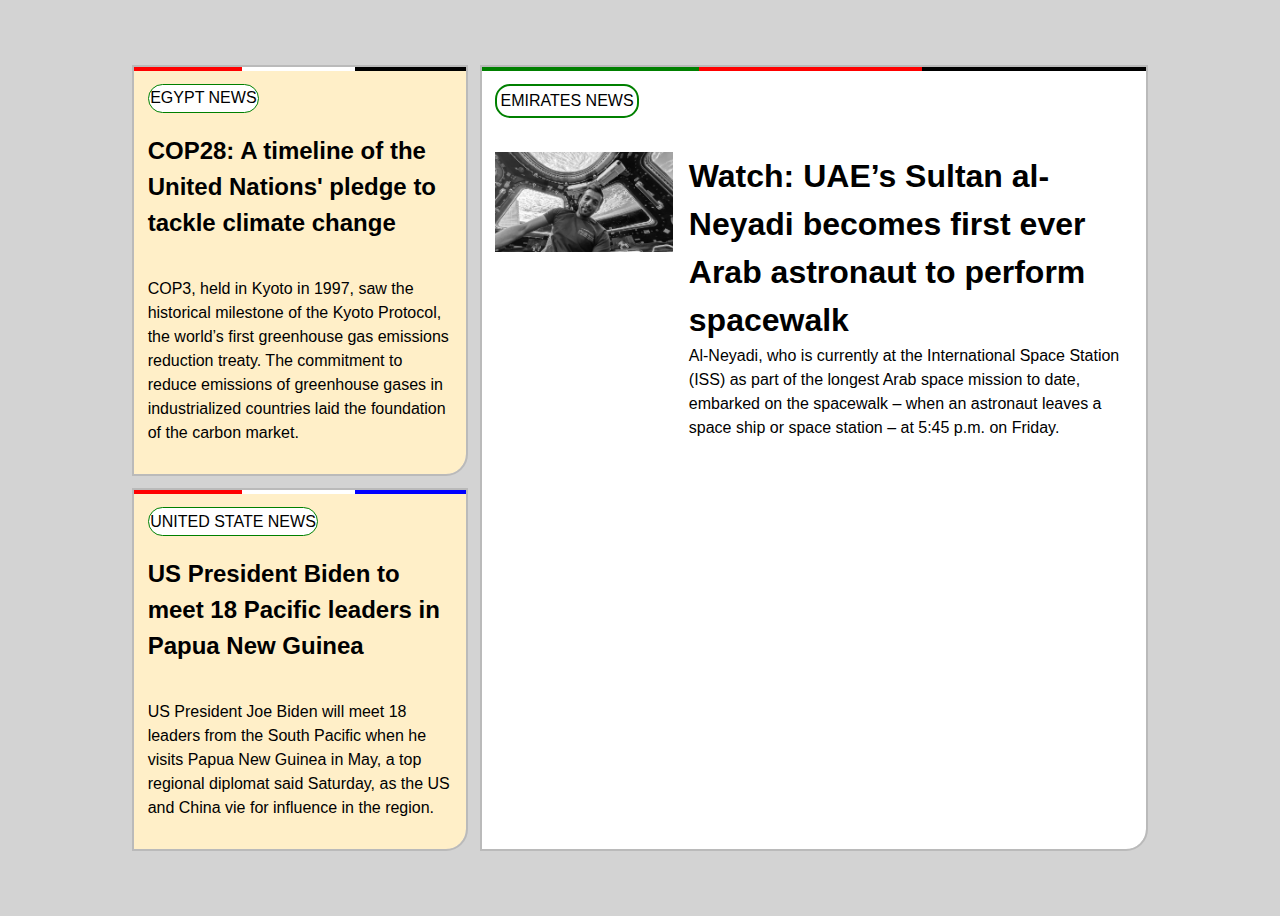
<file: Cards Variations/index.html>
<!DOCTYPE html>
<html>
    <head>
        <meta charset="utf-8">
        <title>Cards Variations</title>
        <link href="styles/index.css" rel="stylesheet">
    </head>
    
    <body>
        <div class="container">
            <div class="left-cards">
                <div class="left-card-1">
                    <div class="left-card-btn">EGYPT NEWS</div>
                    <h2 class="left-card-headline">COP28: A timeline of the United Nations' pledge to tackle climate change</h2>
                    <p class="left-card-paragraph">COP3, held in Kyoto in 1997, saw the historical milestone of the Kyoto Protocol, the world’s first greenhouse gas emissions reduction treaty. The commitment to reduce emissions of greenhouse gases in industrialized countries laid the foundation of the carbon market.
                    </p>
                </div>
                <div class="left-card-2">
                    <div class="left-card-btn">UNITED STATE NEWS</div>
                    <h2 class="left-card-headline">US President Biden to meet 18 Pacific leaders in Papua New Guinea 
                    </h2>
                    <p class="left-card-paragraph">US President Joe Biden will meet 18 leaders from the South Pacific when he visits Papua New Guinea in May, a top regional diplomat said Saturday, as the US and China vie for influence in the region.
                    </p>
                </div>
            </div>
            <div class="right-card">
                <div class="right-card-btn">EMIRATES NEWS</div>
                    <div class="right-card-content">
                        <img src="images/card-img.webp" alt="news-image">
                       <div class="right-card-text">
                           <h1 class="right-card-headline">Watch: UAE’s Sultan al-Neyadi becomes first ever Arab astronaut to perform spacewalk</h1>
                           <p class="right-card-paragraph">Al-Neyadi, who is currently at the International Space Station (ISS) as part of the longest Arab space mission to date, embarked on the spacewalk – when an astronaut leaves a space ship or space station – at 5:45 p.m. on Friday.
                           </p>
                       </div>
                    </div>
            </div>
        </div>
    </body>
</html>
</file>
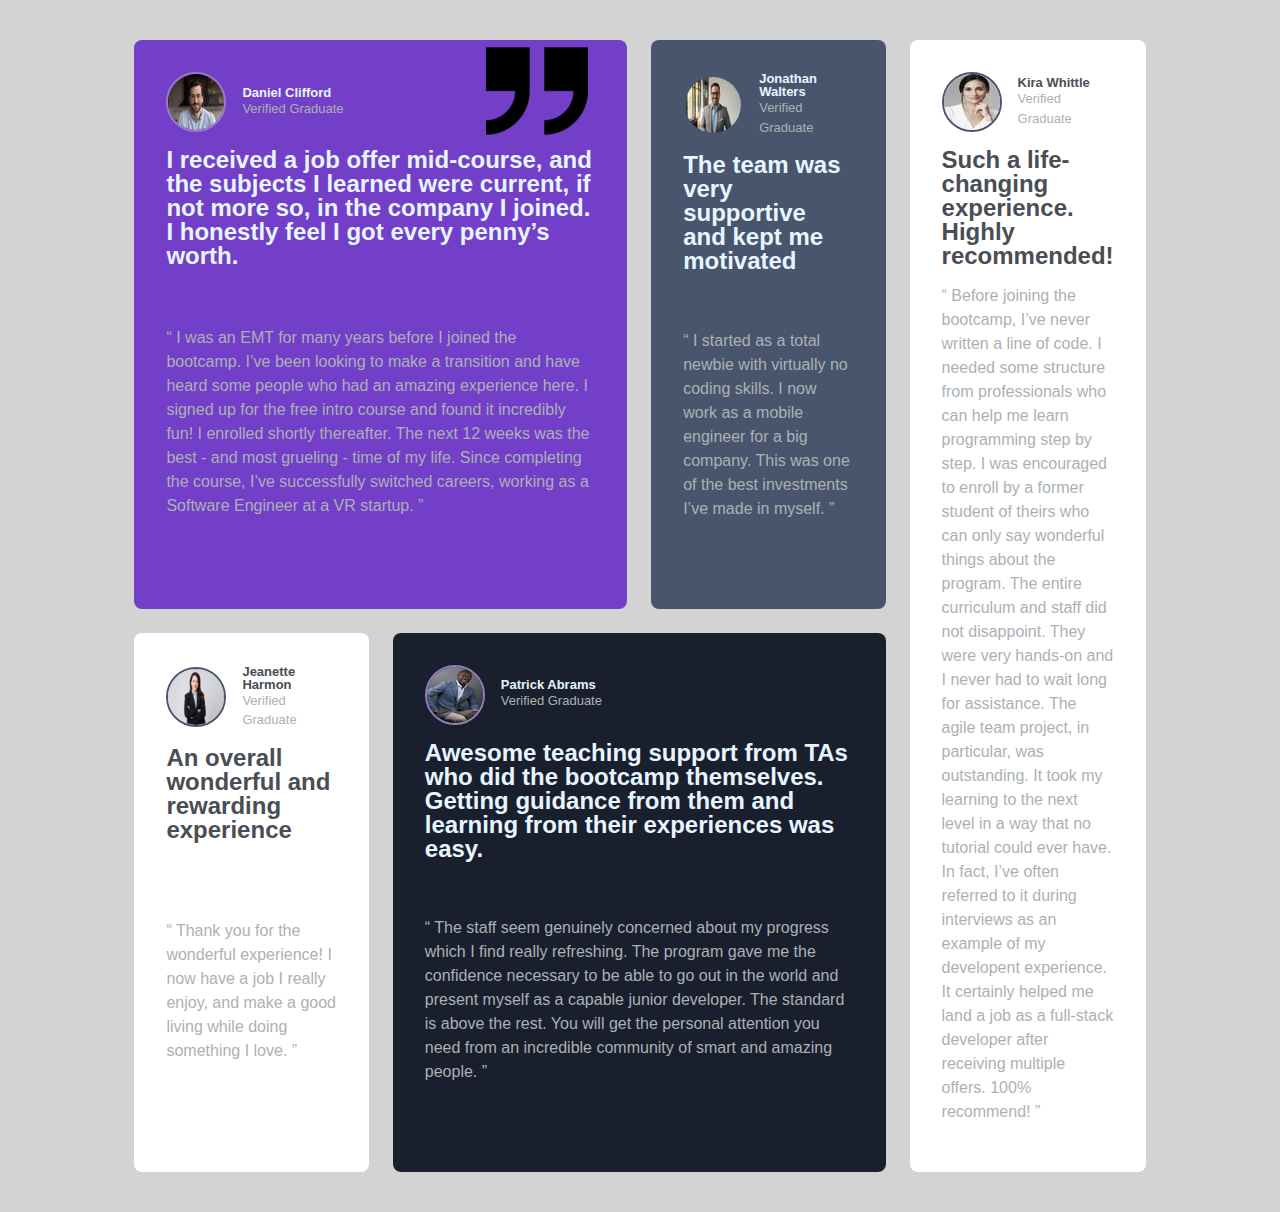
<file: New Cards/index.html>
<!DOCTYPE html>
<html>
    <head>
        <meta charset="utf-8">
        <title>Cards Variations</title>
        <meta content="width=device-width, initial-scale=1" name="viewport" />
        <link href="styles/index.css" rel="stylesheet">
    </head>
    
    <body>
        <main class="grid-container mobile">
            <article class="testimonial-card card-1 mobile">
                <div class="card-identity card-1">
                    <div class="card-img card-1">
                        <img src="images/chris.jpg" alt="card-img">
                    </div>
                    <div>
                        <h2 class="card-name card-1">Daniel Clifford</h2>
                        <p class="card-occupation card-1">Verified Graduate</p>
                    </div>
                </div>
                <h2 class="card-headline card-1"> I received a job offer mid-course, and the subjects I learned were current, if not more so,
                    in the company I joined. I honestly feel I got every penny’s worth.</h2>
                <p class="card-paragraph card-1">“ I was an EMT for many years before I joined the bootcamp. I’ve been looking to make a
                    transition and have heard some people who had an amazing experience here. I signed up
                    for the free intro course and found it incredibly fun! I enrolled shortly thereafter.
                    The next 12 weeks was the best - and most grueling - time of my life. Since completing
                    the course, I’ve successfully switched careers, working as a Software Engineer at a VR startup. ”</p>
            </article>
            
            <article class="testimonial-card card-2 mobile">
                <div class="card-identity card-2">
                    <div class="card-img card-2">
                        <img src="images/james.jpg" alt="card-img">
                    </div>
                    <div>
                        <h2 class="card-name card-2">Jonathan Walters</h2>
                        <p class="card-occupation card-2">Verified Graduate</p>
                    </div>
                </div>
                <h2 class="card-headline card-2"> The team was very supportive and kept me motivated</h2>
                <p class="card-paragraph card-2">“ I started as a total newbie with virtually no coding skills. I now work as a mobile engineer
                    for a big company. This was one of the best investments I’ve made in myself. ”</p>
            </article>

            <article class="testimonial-card card-3 mobile">
                <div class="card-identity card-3">
                    <div class="card-img card-3">
                        <img src="images/julia.png" alt="card-img">
                    </div>
                    <div>
                        <h2 class="card-name card-3">Jeanette Harmon</h2>
                        <p class="card-occupation card-3">Verified Graduate</p>
                    </div>
                </div>
                <h2 class="card-headline card-3"> An overall wonderful and rewarding experience</h2>
                <p class="card-paragraph card-3">“ Thank you for the wonderful experience! I now have a job I really enjoy, and make a good living
                    while doing something I love. ”</p>
            </article>

            <article class="testimonial-card card-4 mobile">
                <div class="card-identity card-4">
                    <div class="card-img card-4">
                        <img src="images/patrick.jpg" alt="card-img">
                    </div>
                    <div>
                        <h2 class="card-name card-4">Patrick Abrams</h2>
                        <p class="card-occupation card-4">Verified Graduate</p>
                    </div>
                </div>
                <h2 class="card-headline card-4"> Awesome teaching support from TAs who did the bootcamp themselves. Getting guidance from them and
                    learning from their experiences was easy.</h2>
                <p class="card-paragraph card-4">“ The staff seem genuinely concerned about my progress which I find really refreshing. The program
                    gave me the confidence necessary to be able to go out in the world and present myself as a capable
                    junior developer. The standard is above the rest. You will get the personal attention you need from
                    an incredible community of smart and amazing people. ”</p>
            </article>

            <article class="testimonial-card card-5 mobile">
                <div class="card-identity card-5">
                    <div class="card-img card-5">
                        <img src="images/carol.jpg" alt="card-img">
                    </div>
                    <div>
                        <h2 class="card-name card-5">Kira Whittle</h2>
                        <p class="card-occupation card-5">Verified Graduate</p>
                    </div>
                </div>
                <h2 class="card-headline card-5">  Such a life-changing experience. Highly recommended!</h2>
                <p class="card-paragraph card-5">“ Before joining the bootcamp, I’ve never written a line of code. I needed some structure from
                    professionals who can help me learn programming step by step. I was encouraged to enroll by a former
                    student of theirs who can only say wonderful things about the program. The entire curriculum and staff
                    did not disappoint. They were very hands-on and I never had to wait long for assistance. The agile team
                    project, in particular, was outstanding. It took my learning to the next level in a way that no tutorial
                    could ever have. In fact, I’ve often referred to it during interviews as an example of my developent
                    experience. It certainly helped me land a job as a full-stack developer after receiving multiple offers.
                    100% recommend! ”</p>
            </article>
        </main>
    </body>
</html>
</file>
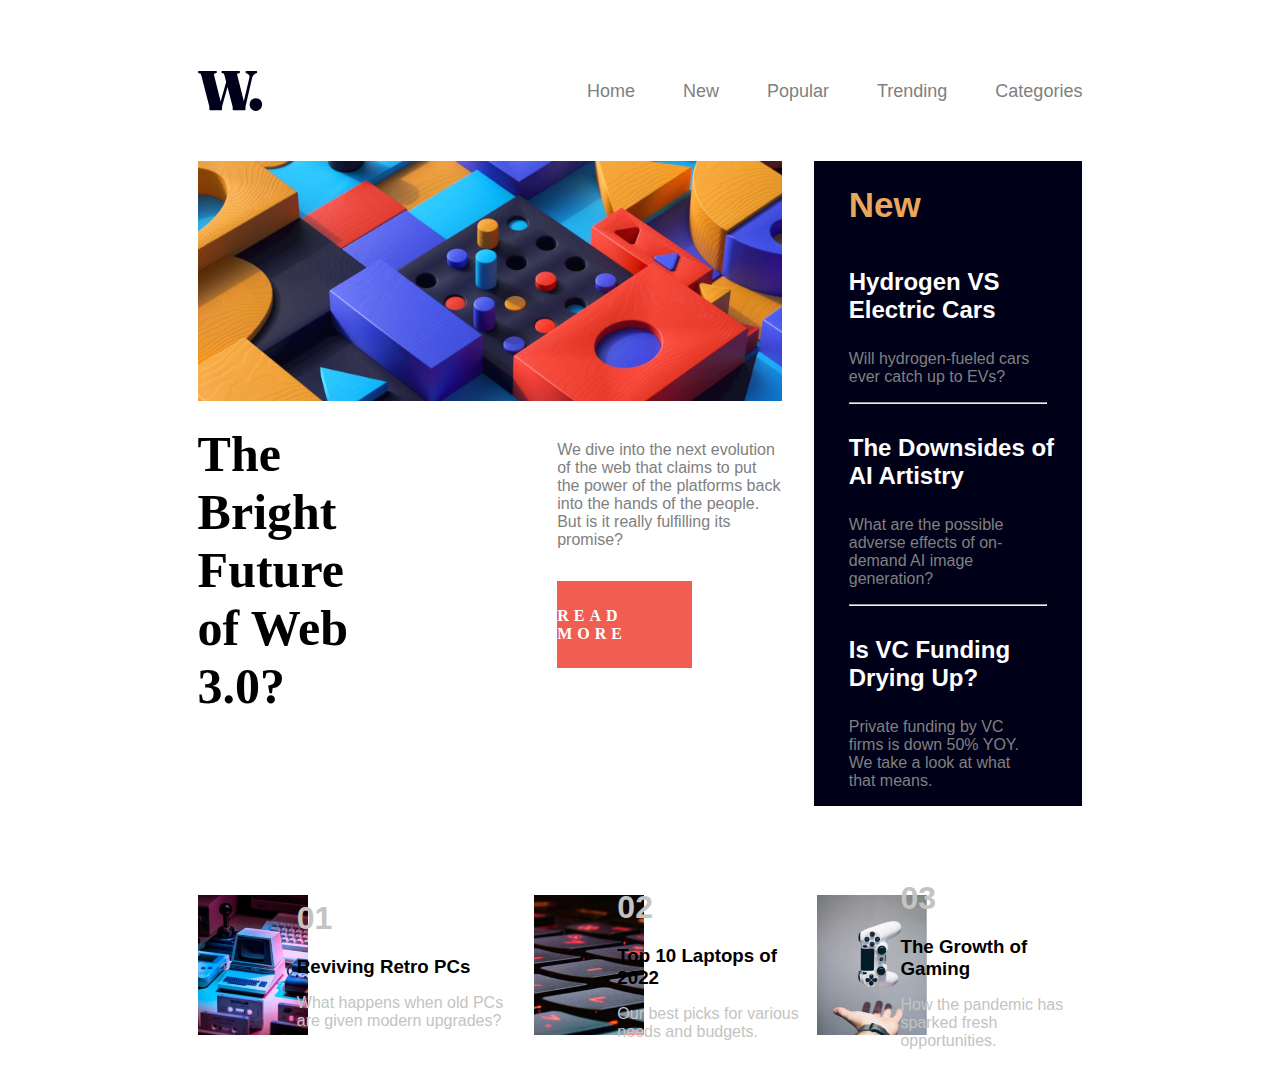
<file: Task#1/index.html>
<!DOCTYPE html>
<head>
    <meta charset="utf-8">
    <title>Task 1</title>
    <link href="styles/index.css" rel="stylesheet">
</head>
<body>
    <div class="container">
        <section class="navbar">
            <img class="nav-logo" src="images/logo.svg" alt="Logo">
            <div class="nav-btn">
                <div>Home</div>
                <div>New</div>
                <div>Popular</div>
                <div>Trending</div>
                <div>Categories</div>
            </div>
        </section>

        <main class="main-content">

            <section class="body-content">
                <img src="images/image-web-3-desktop.jpg" alt="Body image">
                <div class="body-text">
                    <h1 class="body-header">The Bright Future of Web 3.0?</h1>
                    <div class="body-paragraph">
                        <p>We dive into the next evolution of the web that claims to put the power of the platforms back into the hands of the people. 
                            But is it really fulfilling its promise?</p>
                        <div class="squared-btn">READ MORE</div>
                    </div>
                </div>
            </section>

            <section class="sidebar">
                <h1>New</h1>
                <h2 class="sidebar-headlines">Hydrogen VS Electric Cars</h2>
                <p class="sidebar-paragraphs">Will hydrogen-fueled cars ever catch up to EVs?</p>
                <hr class="horizontal-line">
                <h2 class="sidebar-headlines">The Downsides of AI Artistry</h2>
                <p class="sidebar-paragraphs">What are the possible adverse effects of on-demand AI image generation?</p>
                <hr class="horizontal-line">
                <h2 class="sidebar-headlines">Is VC Funding Drying Up?</h2>
                <p class="sidebar-paragraphs">Private funding by VC firms is down 50% YOY. We take a look at what that means.</p>
            </section>

            <footer class="footer">
                <div class="grid-col">
                    <img src="images/image-retro-pcs.jpg" alt="retro-pc-img">
                    <div class="footer-content">
                        <h1>01</h1>
                        <h3>Reviving Retro PCs</h2>
                        <p>What happens when old PCs are given modern upgrades?</p>
                    </div>
                </div>
                <div class="grid-col">
                    <img src="images/image-top-laptops.jpg" 
                    alt="top-laptops-img">
                    <div class="footer-content">
                        <h1>02</h1>
                        <h3>Top 10 Laptops of 2022</h2>
                        <p>Our best picks for various needs and budgets.</p>
                    </div>
                </div>
                <div class="grid-col">
                    <img src="images/image-gaming-growth.jpg" alt="growth-of-gaming-img">
                    <div class="footer-content">
                        <h1>03</h1>
                        <h3>The Growth of Gaming</h2>
                        <p>How the pandemic has sparked fresh opportunities.</p>
                    </div>
                </div>
            </footer>


         
        </main>
    </div>
</body>
</file>
<file: Cards Variations/styles/index.css>
*, *::before, *::after{
    /* box-sizing: border-box; */
    font-family: "Segoe UI", sans-serif;
}

html,body{
    display: grid;
    min-height: 100vh;
    font-family: "Segoe UI", sans-serif;
    background-color: lightgray;
    place-content: center;
    text-rendering: optimizeSpeed;
    line-height: 1.5;
}


.container{
    display: grid;
    row-gap: 2rem;
    column-gap: 1rem;
    padding: 0 10%;
    grid-template-columns: 1fr 2fr;
}

.left-cards{
    display: grid;
    row-gap: 1rem;
    grid-template-rows: 0.4fr 0.4fr;
}

.right-card{
    display:grid;
}

.left-card-1{
    display: grid;
    grid-auto-rows: min-content;
    align-items: center;
    padding: 4%;
    background-color: #FFEFC8;
    outline: 2px solid #bababa;
    border-radius: 0px 0px 20px 0px;
    border-top: 4px solid;
    border-image:  linear-gradient(to right,
    red 33%,
    white 33% 66%,
    black 66%) 5;
}

.left-card-btn{
    border-radius: 15px 15px;
    border: solid 1px;
    width: fit-content;
    padding: 0.5%;
    text-align: center;
    background-color: white;
    border-color: green;
}

.left-card-2{
    display: grid;
    align-items: center;
    grid-auto-rows: min-content;
    padding: 4%;
    background-color: #FFEFC8;
    outline: 2px solid #bababa;
    border-radius: 0px 0px 20px 0px;
    border-top: 4px solid;
    border-image:  linear-gradient(to right,
    red 33%,
    white 33% 66%,
    blue 66%) 5;
}


.right-card{
     border-radius: 0px 0px 20px 0px;
    border-top: 4px solid;
    border-image:  linear-gradient(to right,
    green 33%,
    red 33% 66%,
    black 66%) 5 round;
    padding: 2%;
    display:grid;
    outline: 2px solid #bababa;
    grid-template-columns: 1fr;
    grid-template-rows: 0.1fr 1fr;
    background-color: white;
}

.right-card-btn{
    grid-column: span 2;
    width: max-content;
    height: fit-content;
    border-radius: 15px 15px;
    border: solid 2px;
    padding: 0.5%;
    text-align: center;
    background-color: white;
    border-color: green;
}

.right-card-content{
    display: grid;
    column-gap: 1rem;
    grid-template-columns: 0.4fr 1fr;
    grid-template-rows: 1fr;
}

.right-card-content > img{
    width: 100%;
    filter: grayscale(1);
}

.right-card-headline{
    margin-top: 0;
    margin-bottom: 0;
}

.right-card-paragraph{
    margin:0;
}
</file>
<file: New Cards/styles/index.css>
*, *::before, *::after{
    box-sizing: border-box;
    font-family: "Segoe UI", sans-serif;
}

html,body{
    display: grid;
    min-height: 100vh;
    font-family: "Segoe UI", sans-serif;
    background-color: lightgray;
    place-content: center;
    text-rendering: optimizeSpeed;
    line-height: 1.5;
}

img,
picture {
    background-color: rgb(300, 300, 300);
    max-width: 100%;
    display: block;
    object-fit: cover;
    border: 2px solid #967ec1;
    border-radius: 50%;
}

p{
    color: #acb1b4;
}


h2{
    color: #e6f5ff;
    line-height: 1
}

h2,
p{
    margin:0;
}


.grid-container{
    display: grid;
    grid-template-columns: repeat(4, 1fr);
    margin-inline: auto;
    padding-block: 2rem;
    width: 80%;
    gap: 1.5rem;
}

.testimonial-card.card-1{
    display: grid;
    background-color:#733fc8;
    background-image: url("../images/quote-block.png") ;
    background-repeat: no-repeat;
    background-position: top right 10%;
    border-radius: 10px 10px 10px 10px;
    grid-column: span 2;
    padding: 2rem;
    border-radius: 0.5rem;
    grid-template-rows: max-content; 
}



.card-identity{
    display:grid;
    grid-template-columns: auto 1fr;
    align-items: center;
    column-gap: 1rem;
    margin-bottom: 1rem;
}

.card-occupation{
    font-size:small;
}
.card-name{
    font-size: small;
}

.card-headline, .card-paragraph{
    margin-bottom: 1rem;
}


.testimonial-card.card-2, .testimonial-card.card-3, .testimonial-card.card-4, .testimonial-card.card-5{
    display: grid;
    border-radius: 10px 10px 10px 10px;
    padding: 2rem;
    border-radius: 0.5rem;
    grid-template-rows: max-content; 
}


.testimonial-card.card-2{
    background-color: #49556d;
}

.testimonial-card.card-3{
    background-color: #ffffff;
}

.testimonial-card.card-4{
    grid-column: span 2;
    background-color: #191f2d;
}


.testimonial-card.card-5{
    grid-row: 1/3;
    grid-column: 4/5;
    background-color: #ffffff;
}

.card-headline.card-5,
.card-headline.card-3,
.card-name.card-3,
.card-name.card-5{
    color:#494e54;
}


.card-img.card-2 >img,
.card-img.card-3 >img,
.card-img.card-5 >img{
    border: 2px solid #49556d;
    border-radius: 50%;
}


@media screen and (max-width: 480px){
    .grid-container.mobile{
        grid-template-columns: 1fr;
        grid-template-areas:
        "one"
        "two"
        "three"
        "four"
        "five";
    }

    .testimonial-card.card-1.mobile:nth-child(1),
    .testimonial-card.card-2.mobile:nth-child(1),
    .testimonial-card.card-3.mobile:nth-child(1),
    .testimonial-card.card-4.mobile:nth-child(1),
    .testimonial-card.card-5.mobile:nth-child(1){
        grid-area: one;
      }
      .testimonial-card.card-1.mobile:nth-child(2),
      .testimonial-card.card-2.mobile:nth-child(2),
      .testimonial-card.card-3.mobile:nth-child(2),
      .testimonial-card.card-4.mobile:nth-child(2),
      .testimonial-card.card-5.mobile:nth-child(2) {
        grid-area: two;
      }
      .testimonial-card.card-1.mobile:nth-child(3),
    .testimonial-card.card-2.mobile:nth-child(3),
    .testimonial-card.card-3.mobile:nth-child(3),
    .testimonial-card.card-4.mobile:nth-child(3),
    .testimonial-card.card-5.mobile:nth-child(3) {
        grid-area: three;
      }
      .testimonial-card.card-1.mobile:nth-child(4),
    .testimonial-card.card-2.mobile:nth-child(4),
    .testimonial-card.card-3.mobile:nth-child(4),
    .testimonial-card.card-4.mobile:nth-child(4),
    .testimonial-card.card-5.mobile:nth-child(4) {
        grid-area: four;
      }
      .testimonial-card.card-1.mobile:nth-child(5),
    .testimonial-card.card-2.mobile:nth-child(5),
    .testimonial-card.card-3.mobile:nth-child(5),
    .testimonial-card.card-4.mobile:nth-child(5),
    .testimonial-card.card-5.mobile:nth-child(5) {
        grid-area: five;
      }

}
</file>
<file: Task#1/styles/index.css>
/* General styling */
*, *::before, *::after{
    box-sizing: border-box;
    font-family: "Inter", sans-serif
}
html,body{
    height: 100%;
    font-family: "Inter", sans-serif;
}
.container {
    display: flex;
    flex-direction: column;
    flex-wrap: wrap;
    align-items: center;
    justify-content: center;
    padding-top: 5%;
  }

  /* ======= Navbar styles =======*/
.navbar{
   display: flex;
   width: 70%;
}

.logo img{
    display: flex;
    flex: 1;
    justify-content: flex-start;
}


 .nav-btn{
    flex: 1;
    gap: 3rem;
    display: flex;
    align-items: center;
    justify-content: flex-end;
    font-size: 18px;
    color:grey;
}

/* =================================== */

/* Body content styles */
.main-content{
    margin-top: 50px;
    width: 70%;
    display: flex;
    gap: 2rem;
    flex-wrap: wrap;
    /* justify-content: center;
    align-items: center; */
}

.body-content{
    flex: 2;
}

.body-content img{
    margin-bottom: 20px;
    width: 100%;
}
.body-text{
    display: flex;
    gap: 10rem;
}


.body-header{
    display: flex;
    justify-content: flex-start;
    width: 40%;
    font-size: 50px;
    font-weight: 900;
    font-family: "Inter" ;
    overflow-wrap: break-word;
    margin: 0;
    
}
.body-paragraph{
    display: flex;
    flex-direction: column;
    justify-content: flex-start;
    width:45%;
    overflow-wrap: break-word;
    color: grey;
    font-size: 16px;
    margin: 0;
    gap: 1rem;
}


.squared-btn{
    display: flex;
    flex-wrap: wrap;
    justify-content: center;
    align-items: center;
    background-color:  #F15D51ff;
    color: white;
    width: 60%;
    height: 30%;
    letter-spacing: 5px;
    font-weight: bold;
    font-family: "Inter" ;
}

/* Sidebar styles */

.sidebar{
   display: flex;
   flex-direction: column;
   flex: 0.8;
   background-color: #000018;
   color: #e8a85b;
   padding-left: 35px;
}
.sidebar h1{
    text-align: start;
    font-size: 35px;
}

.sidebar-headlines{
    color:white;
    margin-bottom: 10px;
}

.sidebar-paragraphs{
    color:gray;
    width: 80%;
}

.horizontal-line{
    color:white;
    width: 85%;
    margin: 0;
    margin-bottom: 10px;
}

/* Footer page styles using grids */


.footer{
    display: grid;
    grid-template-columns: 38% 32% 32%;
}

.grid-col{
    display: grid;
    grid-template-columns: 37% 50%;
    align-items: center;
    justify-items: start;
}


.grid-col img{
    max-height: 55%;
    align-self: center;
}

.footer-content{
    display: grid;
    /* gap: 0.9rem; */
    justify-items: center;
}
.footer-content h1{
    margin-top: 0;
    margin-bottom: 0;
    color: #c3c4c2;
}

.footer-content p{
    color: #c3c4c2;
    margin-bottom: 0;
}
.footer-content h3{
    margin-bottom: 0;
}
.footer-content > *{
   /* margin: 0; */
   width: 130%;
}

/* .footer-content{
    display: grid;
    grid-template-rows: 1fr;
} */



/* 
 .container{
    display: grid;
 }
 .navbar{
    display: grid;
    grid-template-columns: repeat(2, 1fr);
    justify-content: center;
    align-items: center;
 }

 .navbar div:first-child{
    display: grid;
    grid-column: 1/3;
 }
 .navbar div:nth-child(2){
    display: grid;
    grid-template-columns: repeat(5, 10%);
 } */
</file>
